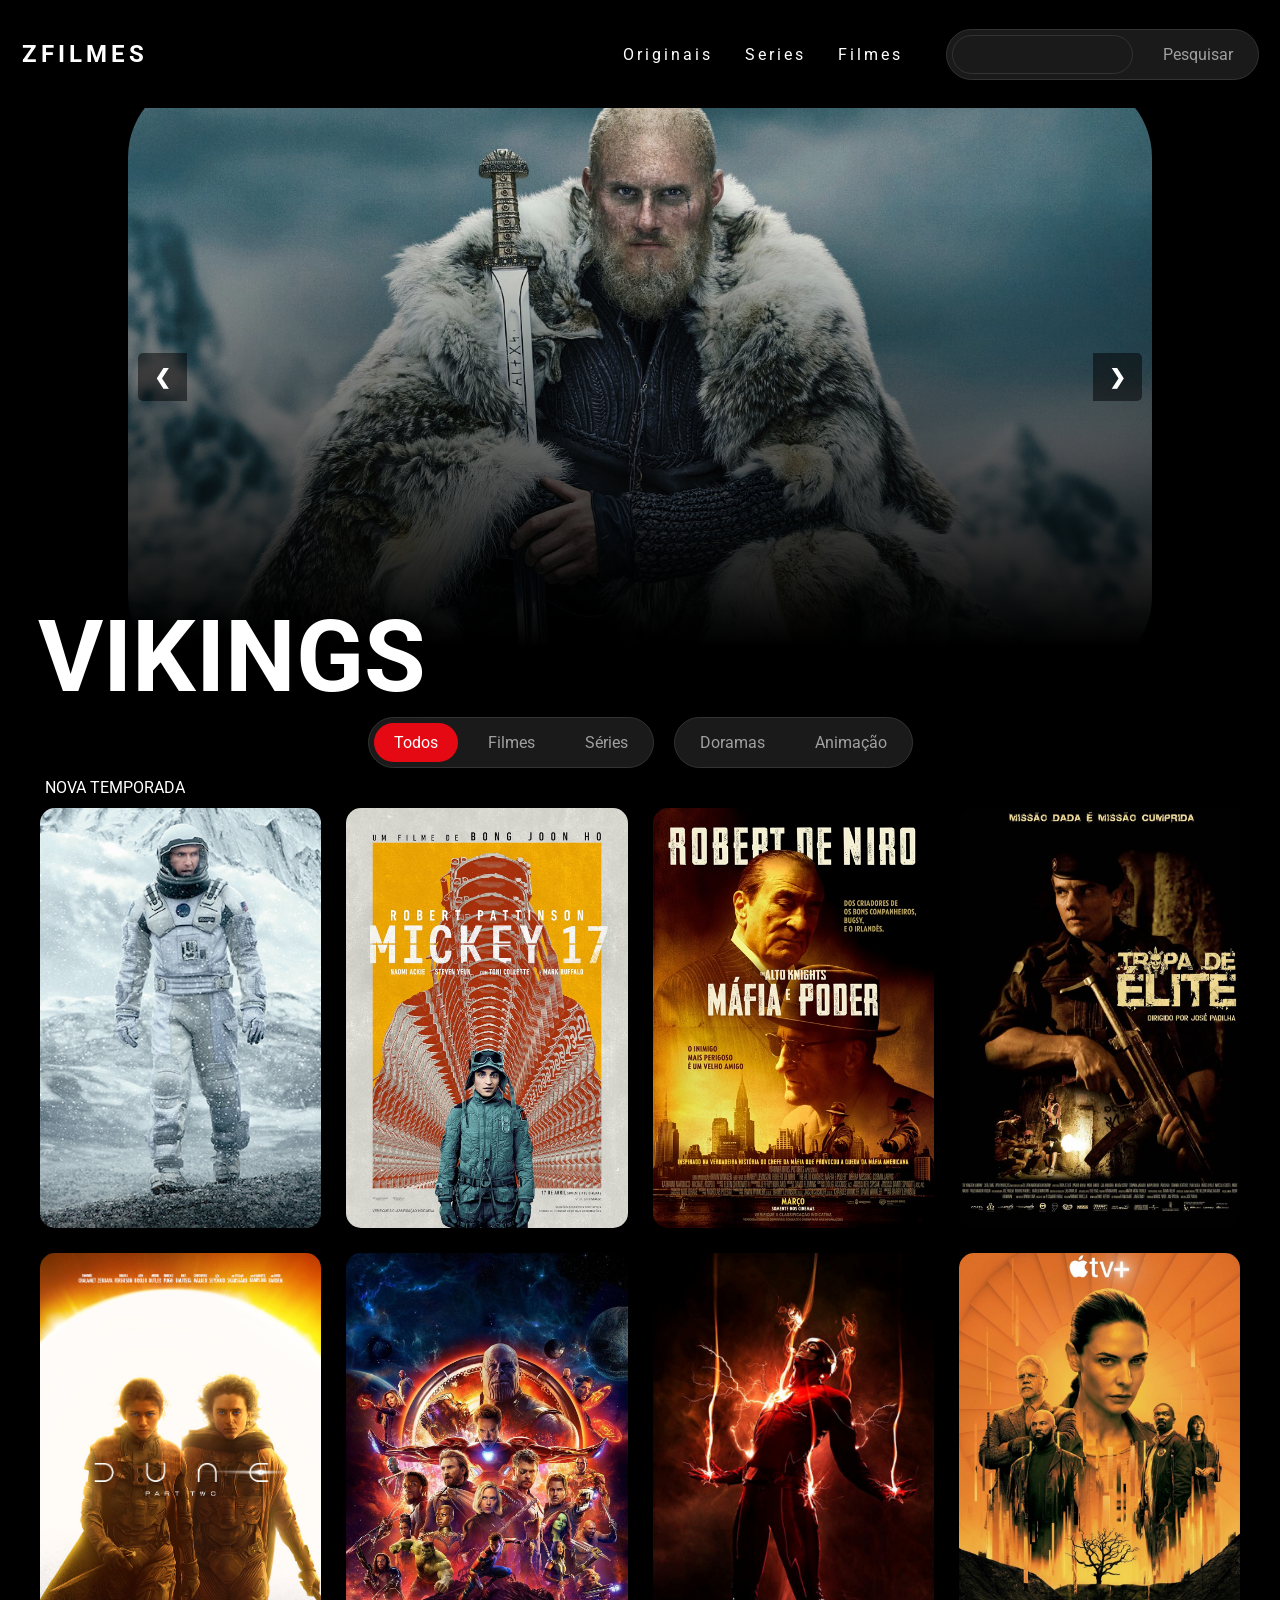
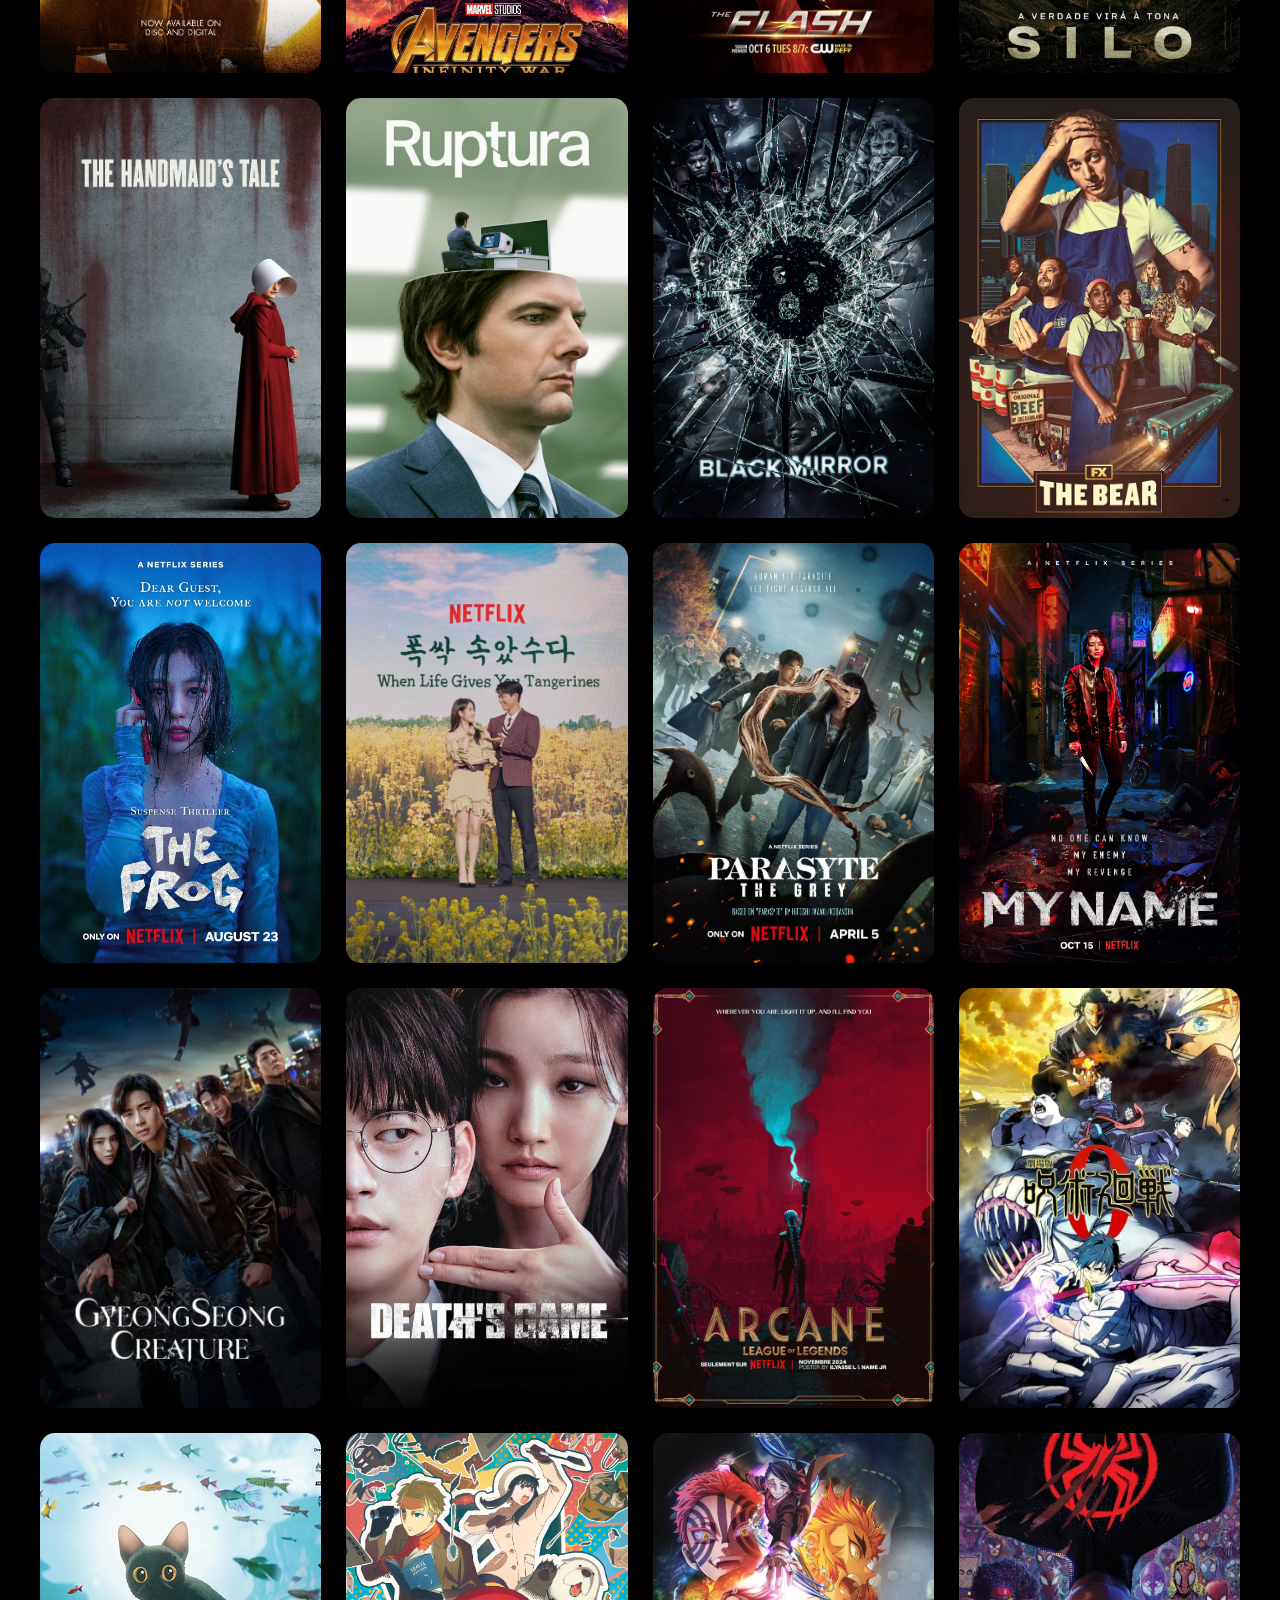
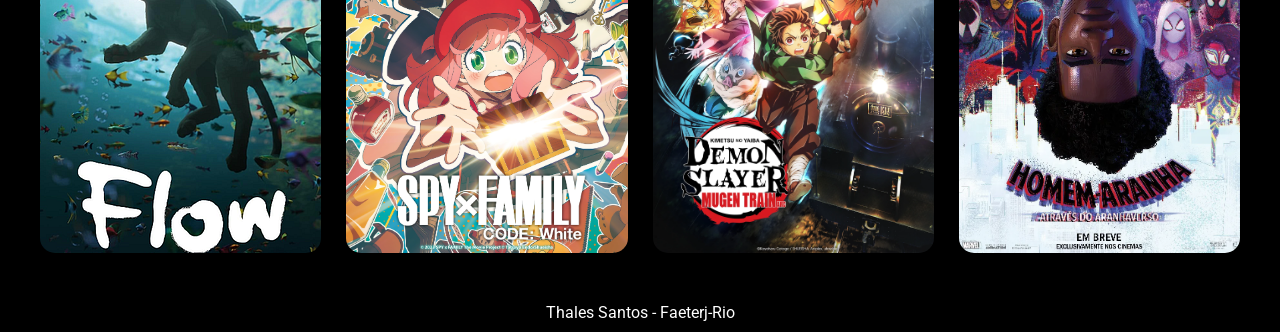
<file: index.html>
<!DOCTYPE html>
<html lang="pt-br">
<head>
    <meta charset="UTF-8">
    <meta name="viewport" content="width=device-width, initial-scale=1.0">
    <link href="https://fonts.googleapis.com/css2?family=Koulen&family=Roboto:wght@400;700&display=swap" rel="stylesheet">
    <title>Thales Z</title>
    <link rel="stylesheet" href="site.css">
    <script src="script.js"></script>
</head>

<body>
    <header>
        <nav> 
            <h1 class="logo"> <a href="index.html"> ZFilmes</a></h1>
            <ul class="lista-navegacao">
                <li><a href="index.html"> Originais</a></li>
                <li><a href="index.html"> Series</a></li>
                <li><a href="index.html"> Filmes</a></li>
            </ul>

            <form  class="grupo-filtro">
                <input style="color: white;" class="grupo-filtro" type="text" id="nome" name="nome">
                <button class="filtro-btn" type="submit">Pesquisar</button>
            </form>
            
    </nav>
    </header>

     

    <figure class="slideshow-container">
        <a href="pagina2.html"><img src="img/vikings.jpg" alt="Capa de filme aleatória 1" data-titulo="Vikings" data-subtitulo="Nova temporada" class="slide-active"></a>
        <a href="pagina2.html"><img id="slide-ruptura" src="img/ruptura.jpg" alt="Pôster da série Ruptura" data-titulo="Ruptura" data-subtitulo="Sua mente é o local do crime"></a>
        <a href="pagina2.html"><img src="img/the-last-of-us.jpg" alt="Capa de filme aleatória 3" data-titulo="The Last of Us" data-subtitulo="A sobrevivência é apenas o começo."></a>
        <a href="pagina2.html"><img src="img/silo.jpg" alt="Capa de filme aleatória 4" data-titulo="Silo" data-subtitulo="Se as mentiras não te matarem, a verdade o fará."></a>
        <a href="pagina2.html"><img src="img/arcane.jpg" alt="Capa de filme aleatória 5" data-titulo="Arcane" data-subtitulo="Toda lenda tem um começo."></a>
        <a href="pagina2.html"><img src="img/batman.jpg" alt="Capa de filme aleatória 6" data-titulo="The Batman" data-subtitulo="Desmascare a verdade."></a>

        

        <button id="prev-btn" class="slide-btn">&#10094;</button>
        <button id="next-btn" class="slide-btn">&#10095;</button>
    </figure>
    <h1 id="slide-titulo" class="titulo">Vikings</h1>
    <p id="slide-subtitulo" class="destaque">nova temporada</p>

    <section class="container-filtros">
        <div class="grupo-filtro">
            <button class="filtro-btn active" data-filtro="todos">Todos</button>
            <button class="filtro-btn" data-filtro="filme">Filmes</button>
            <button class="filtro-btn" data-filtro="serie">Séries</button>
        </div>
        <div class="grupo-filtro">
            <button class="filtro-btn" data-filtro="dorama">Doramas</button>
            <button class="filtro-btn" data-filtro="animacao">Animação</button>
        </div>
    </section>

    <main class="galeria-principal">
        <!--filmes-->
        <a href="pagina2.html" class="item-galeria" data-tipo="filme" data-genero="filme">
            <img src="filmes galeria/filme-1.webp">
        </a>
        <a href="pagina2.html" class="item-galeria" data-tipo="filme" data-genero="filme">
            <img src="filmes galeria/filme-2.jpg">
        </a>
        <a href="pagina2.html" class="item-galeria" data-tipo="filme" data-genero="filme">
            <img src="filmes galeria/filme-3.jpg">
        </a>
        <a href="pagina2.html" class="item-galeria" data-tipo="filme" data-genero="filme">
            <img src="filmes galeria/filme-4.webp">
        </a>
        <a href="pagina2.html" class="item-galeria" data-tipo="filme" data-genero="filme">
            <img src="filmes galeria/filme-5.jpg">
        </a>
        <a href="pagina2.html" class="item-galeria" data-tipo="filme" data-genero="filme">
            <img src="filmes galeria/filme-6.jpg">
        </a>
        <!--series-->
        <a href="pagina2.html" class="item-galeria" data-tipo="serie" data-genero="serie">
            <img src="series galeria/serie-1.jpg">
        </a>
        <a href="pagina2.html" class="item-galeria" data-tipo="serie" data-genero="serie">
            <img src="series galeria/serie-2.jpg">
        </a>
        <a href="pagina2.html" class="item-galeria" data-tipo="serie" data-genero="serie">
            <img src="series galeria/serie-3.jpeg">
        </a>
        <a href="pagina2.html" class="item-galeria" data-tipo="serie" data-genero="serie">
            <img src="series galeria/serie-4.jpg">
        </a>
        <a href="pagina2.html" class="item-galeria" data-tipo="serie" data-genero="serie">
            <img src="series galeria/serie-5.webp">
        </a>
        <a href="pagina2.html" class="item-galeria" data-tipo="serie" data-genero="serie">
            <img src="series galeria/serie-6.webp">
        </a>
        <!--doramas-->
        <a href="pagina2.html" class="item-galeria" data-tipo="dorama" data-genero="dorama">
            <img src="dorama galeria/dorama-1.jpg">
        </a>
        <a href="pagina2.html" class="item-galeria" data-tipo="dorama" data-genero="dorama">
            <img src="dorama galeria/dorama-2.webp">
        </a>
        <a href="pagina2.html" class="item-galeria" data-tipo="dorama" data-genero="dorama">
            <img src="dorama galeria/dorama-3.jpg">
        </a>
        <a href="pagina2.html" class="item-galeria" data-tipo="dorama" data-genero="dorama">
            <img src="dorama galeria/dorama-4.webp">
        </a>
        <a href="pagina2.html" class="item-galeria" data-tipo="dorama" data-genero="dorama">
            <img src="dorama galeria/dorama-5.webp">
        </a>
        <a href="pagina2.html" class="item-galeria" data-tipo="dorama" data-genero="dorama">
            <img src="dorama galeria/dorama-6.jpg">
        </a>
        <!-- filmes de animação-->
        <a href="pagina2.html" class="item-galeria" data-tipo="animacao" data-genero="animacao">
            <img src="animacao/anime-0.png">
        </a>
        <a href="pagina2.html" class="item-galeria" data-tipo="animacao" data-genero="animacao">
            <img src="animacao/anime-2.webp">
        </a>
        <a href="pagina2.html" class="item-galeria" data-tipo="animacao" data-genero="animacao">
            <img src="animacao/anime-3.jpg">
        </a>
        <a href="pagina2.html" class="item-galeria" data-tipo="animacao" data-genero="animacao">
            <img src="animacao/anime-4.jpg">
        </a>
        <a href="pagina2.html" class="item-galeria" data-tipo="animacao" data-genero="animacao">
            <img src="animacao/anime-5.jpg">
        </a>
        <a href="pagina2.html" class="item-galeria" data-tipo="animacao" data-genero="animacao">
            <img src="animacao/anime-1.jpg">
        </a>
        </main>

     <footer style="background-color: #000000; padding: 10px; margin-top: 20px;">
        Thales Santos - Faeterj-Rio
    </footer>
</body>
</html>
</file>
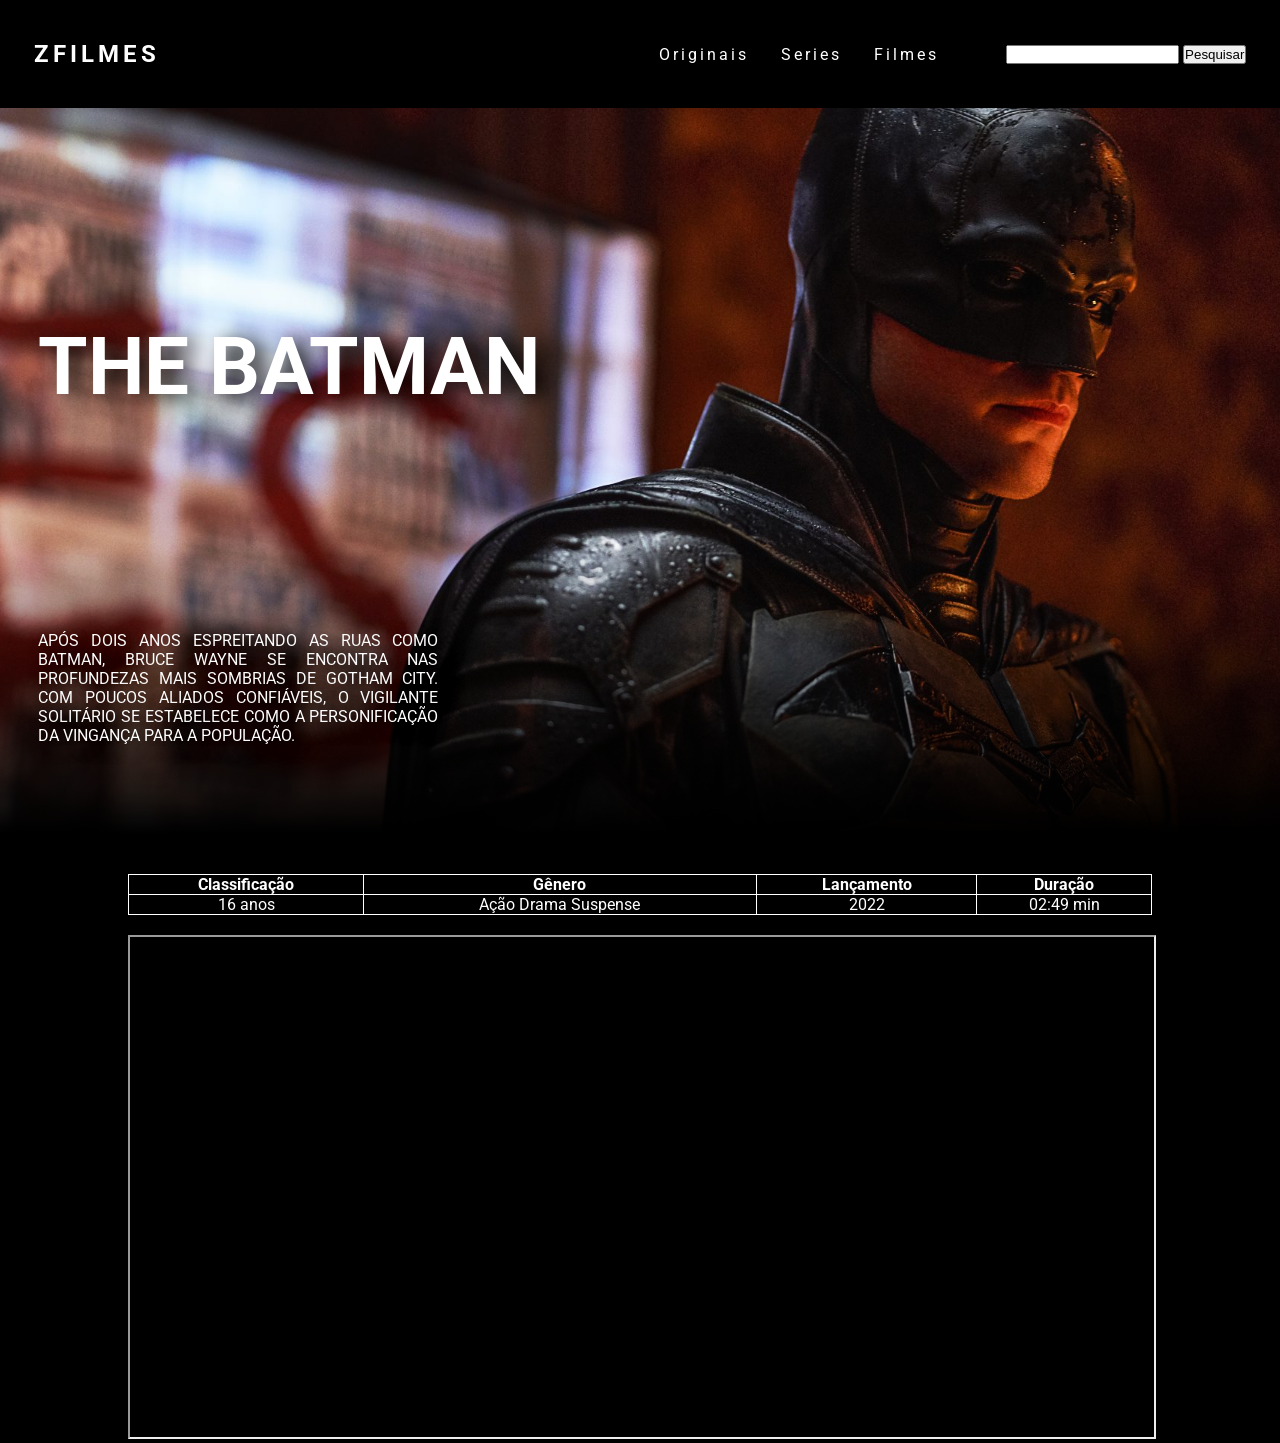
<file: pagina2.html>
<!DOCTYPE html>
<html lang="pt-br">
<head>
    <meta charset="UTF-8">
    <meta name="viewport" content="width=device-width, initial-scale=1.0">
    <link href="https://fonts.googleapis.com/css2?family=Koulen&family=Roboto:wght@400;700&display=swap" rel="stylesheet">
    <title>Thales Z</title>
    <link rel="stylesheet" href="site.css">
    <script src="script.js"></script>
</head>
<body>
    <header>
        <nav> 
            <h1 class="logo"> <a href="index.html"> ZFilmes</a></h1>
            <ul class="lista-navegacao">
                <li><a href="index.html"> Originais</a></li>
                <li><a href="index.html"> Series</a></li>
                <li><a href="index.html"> Filmes</a></li>
            </ul>

            <form>
                <input type="text" id="nome" name="nome">
                <button type="submit">Pesquisar</button>
            </form>
        </nav>
    </header>
    <section class="exibicao">
    <figure class="hero-banner">
        <img class="banner" src="pagina2/batman.jpg" alt="The Batman">
    </figure>
    <h1 style="top: 30%; font-size: 80px;" class="titulo">The Batman </h1>
    <p class="sinopse">Após dois anos espreitando as ruas como Batman, Bruce Wayne se encontra nas profundezas 
        mais sombrias de Gotham City. Com poucos aliados confiáveis, o vigilante solitário se 
        estabelece como a personificação da vingança para a população.</p>
    </section>
    <table border= "1" class="tabela">
    <tr>
            <th>Classificação</th>
            <th>Gênero</th>
            <th>Lançamento</th>
            <th>Duração</th>
        </tr>
        <tr>
            <td>16 anos</td>
            <td>Ação Drama Suspense</td>
            <td>2022</td>
            <td>02:49 min</td>
        </tr>
        
    </table>

    <iframe class="video" src="https://www.youtube.com/embed/HJv4LQxbVEA?si=cJ2pWuiiYRxwc-MQ"></iframe>
            
</body>
</html>
</file>
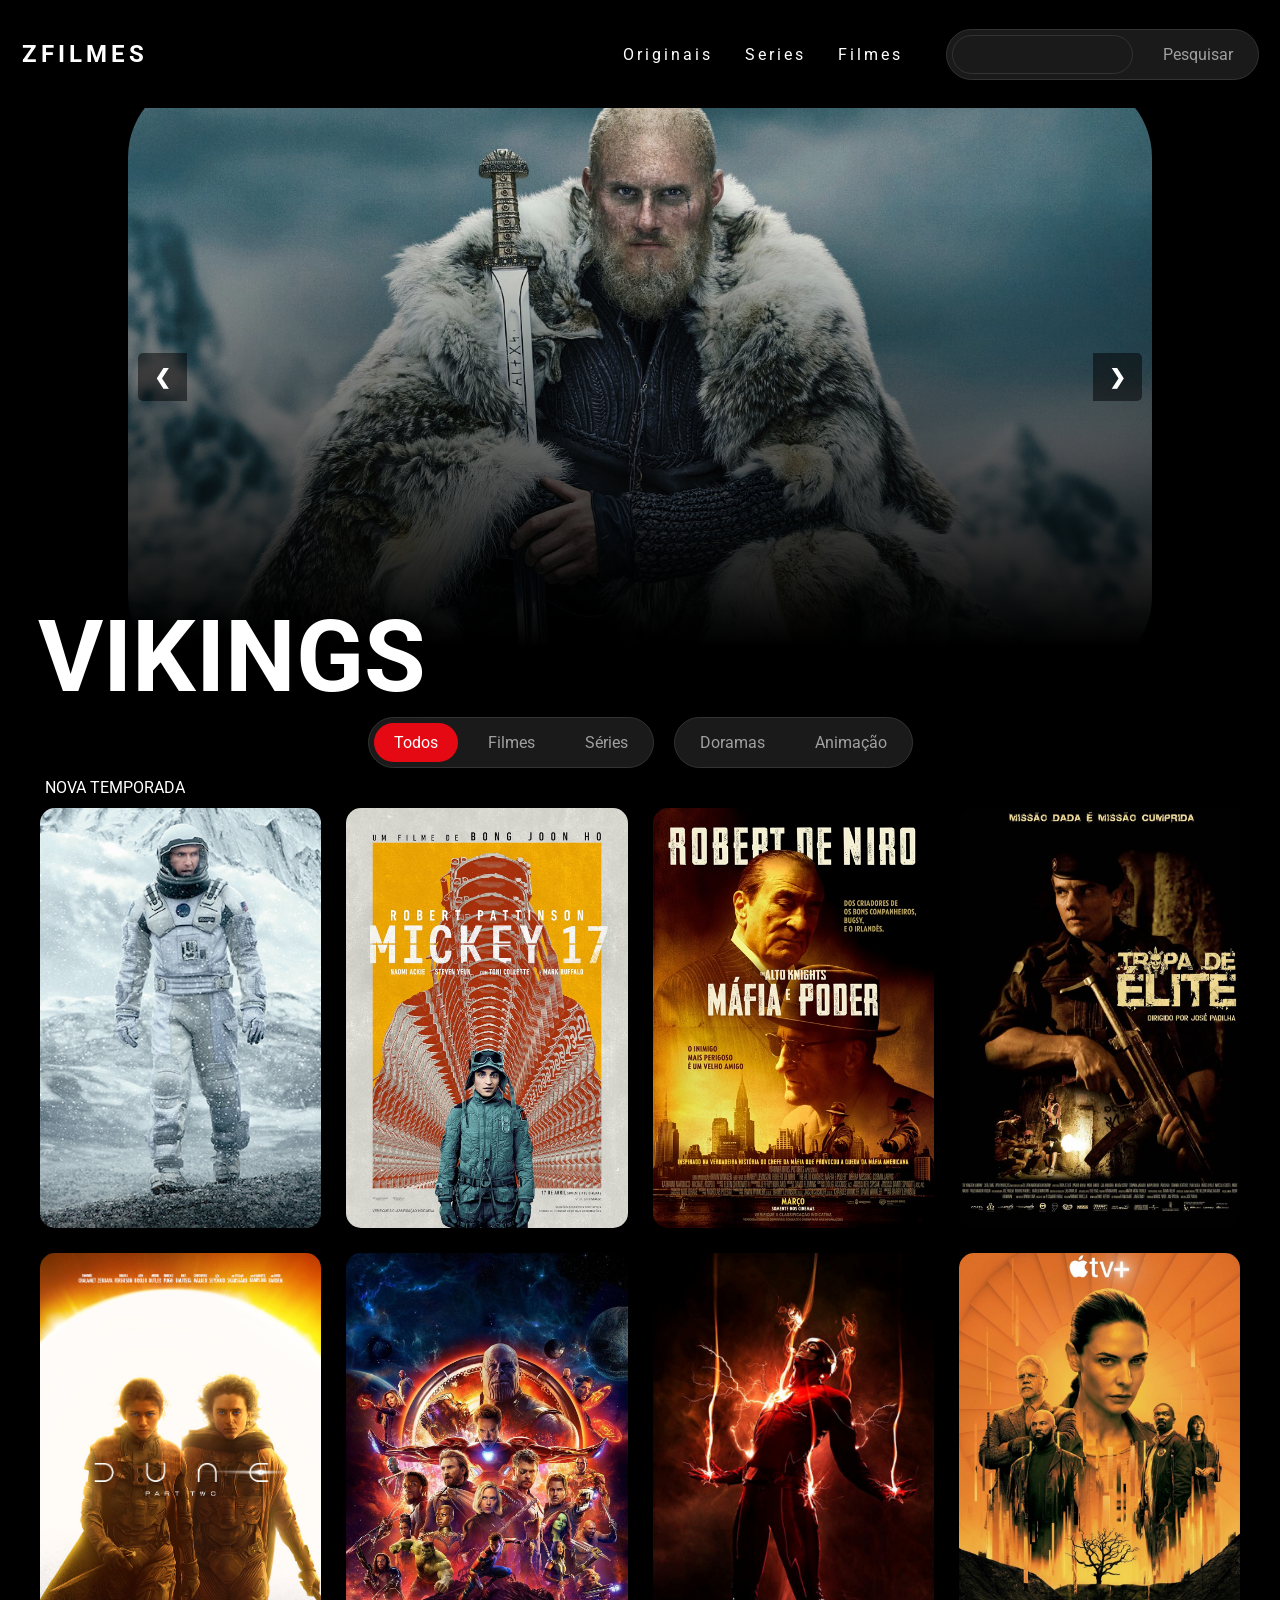
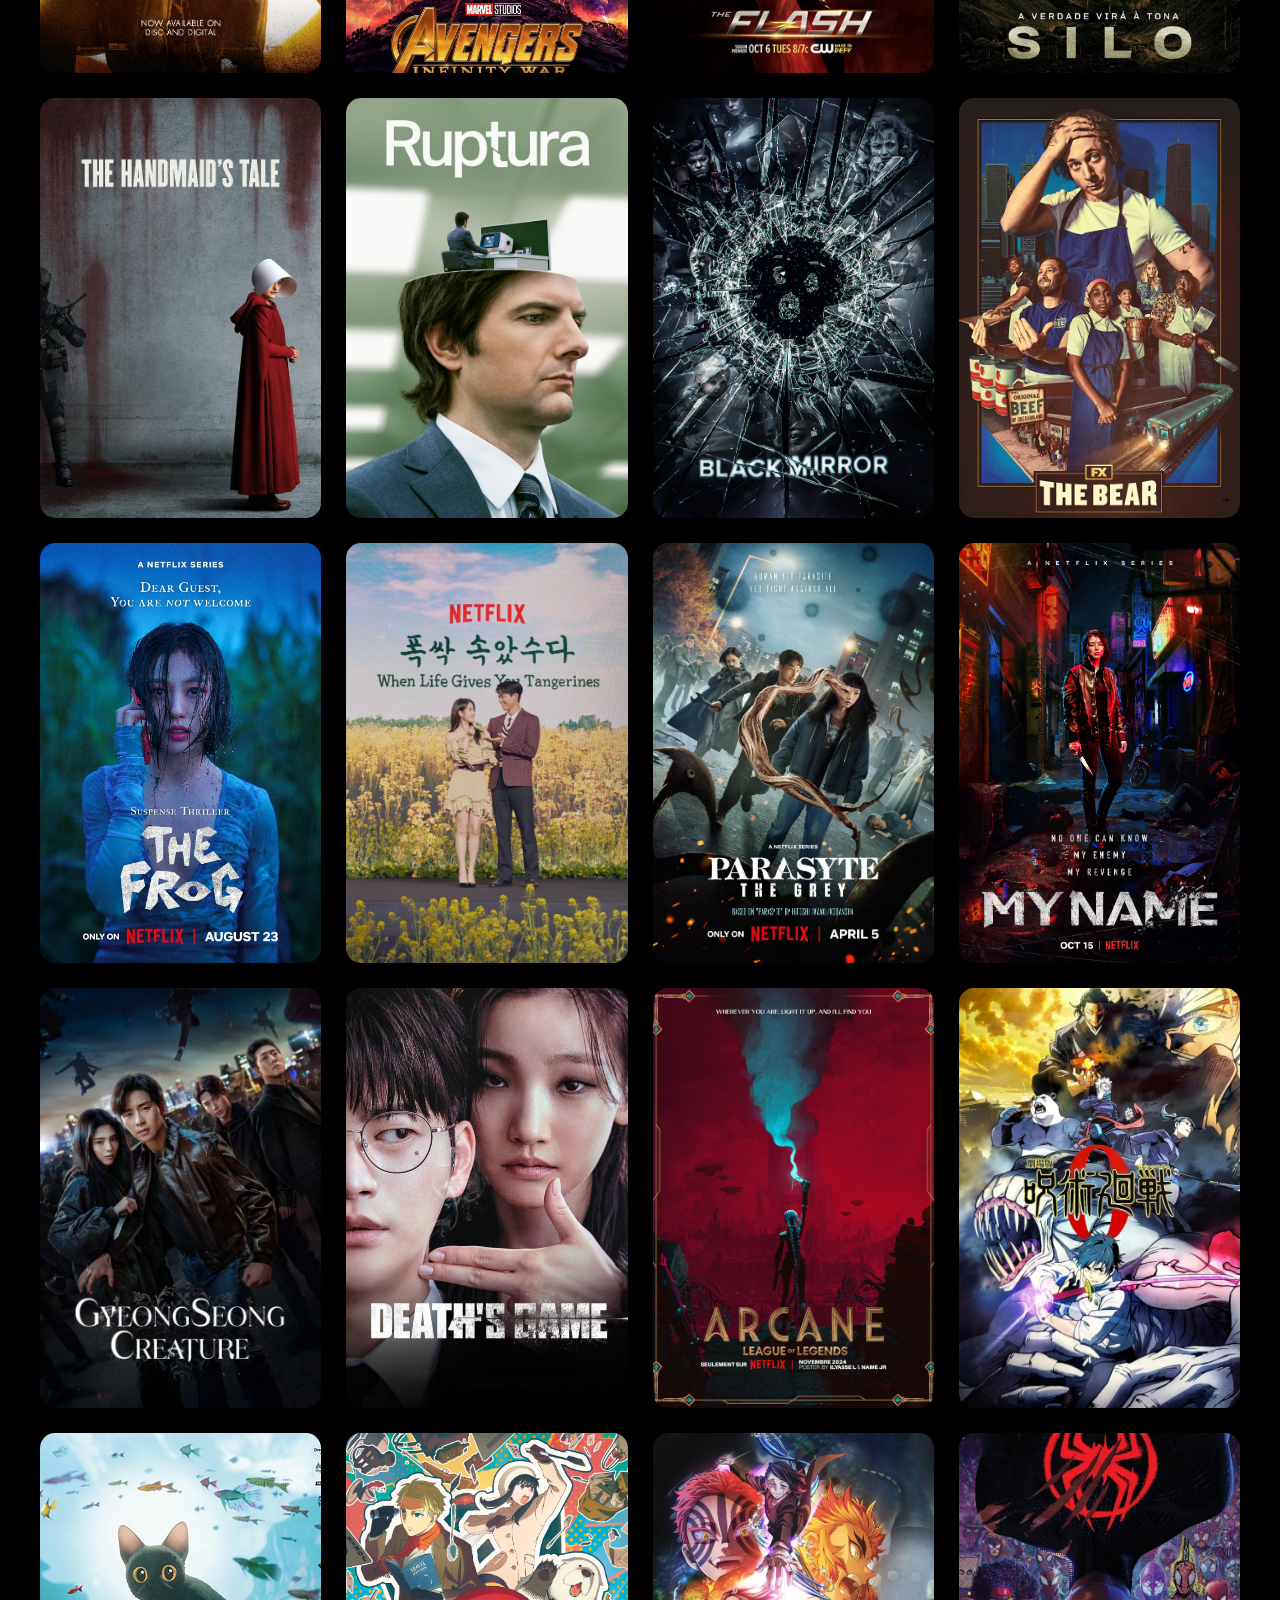
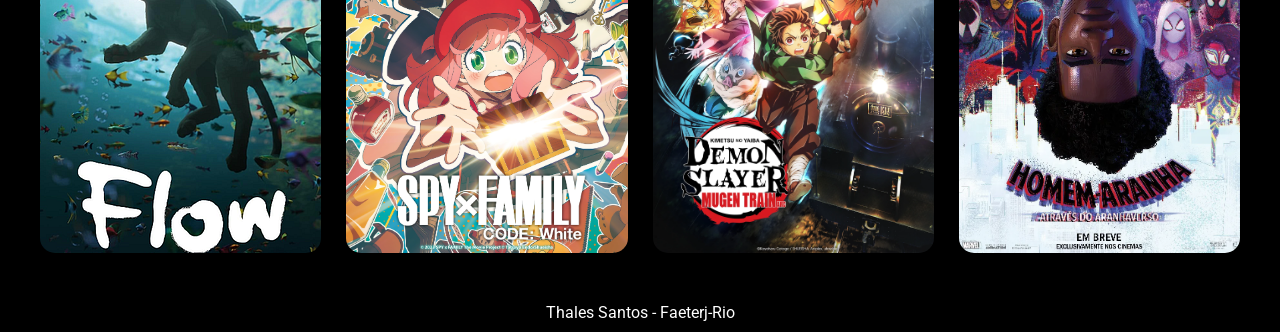
<file: paginaInicial.html>
<!DOCTYPE html>
<html lang="pt-br">
<head>
    <meta charset="UTF-8">
    <meta name="viewport" content="width=device-width, initial-scale=1.0">
    <link href="https://fonts.googleapis.com/css2?family=Koulen&family=Roboto:wght@400;700&display=swap" rel="stylesheet">
    <title>Thales Z</title>
    <link rel="stylesheet" href="site.css">
    <script src="script.js"></script>
</head>

<body>
    <header>
        <nav> 
            <h1 class="logo"> <a href="paginaInicial.html"> ZFilmes</a></h1>
            <ul class="lista-navegacao">
                <li><a href="paginaInicial.html"> Originais</a></li>
                <li><a href="paginaInicial.html"> Series</a></li>
                <li><a href="paginaInicial.html"> Filmes</a></li>
            </ul>

            <form  class="grupo-filtro">
                <input style="color: white;" class="grupo-filtro" type="text" id="nome" name="nome">
                <button class="filtro-btn" type="submit">Pesquisar</button>
            </form>
            
    </nav>
    </header>

     

    <figure class="slideshow-container">
        <a href="pagina2.html"><img src="img/vikings.jpg" alt="Capa de filme aleatória 1" data-titulo="Vikings" data-subtitulo="Nova temporada" class="slide-active"></a>
        <a href="pagina2.html"><img id="slide-ruptura" src="img/ruptura.jpg" alt="Pôster da série Ruptura" data-titulo="Ruptura" data-subtitulo="Sua mente é o local do crime"></a>
        <a href="pagina2.html"><img src="img/the-last-of-us.jpg" alt="Capa de filme aleatória 3" data-titulo="The Last of Us" data-subtitulo="A sobrevivência é apenas o começo."></a>
        <a href="pagina2.html"><img src="img/silo.jpg" alt="Capa de filme aleatória 4" data-titulo="Silo" data-subtitulo="Se as mentiras não te matarem, a verdade o fará."></a>
        <a href="pagina2.html"><img src="img/arcane.jpg" alt="Capa de filme aleatória 5" data-titulo="Arcane" data-subtitulo="Toda lenda tem um começo."></a>
        <a href="pagina2.html"><img src="img/batman.jpg" alt="Capa de filme aleatória 6" data-titulo="The Batman" data-subtitulo="Desmascare a verdade."></a>

        

        <button id="prev-btn" class="slide-btn">&#10094;</button>
        <button id="next-btn" class="slide-btn">&#10095;</button>
    </figure>
    <h1 id="slide-titulo" class="titulo">Vikings</h1>
    <p id="slide-subtitulo" class="destaque">nova temporada</p>

    <section class="container-filtros">
        <div class="grupo-filtro">
            <button class="filtro-btn active" data-filtro="todos">Todos</button>
            <button class="filtro-btn" data-filtro="filme">Filmes</button>
            <button class="filtro-btn" data-filtro="serie">Séries</button>
        </div>
        <div class="grupo-filtro">
            <button class="filtro-btn" data-filtro="dorama">Doramas</button>
            <button class="filtro-btn" data-filtro="animacao">Animação</button>
        </div>
    </section>

    <main class="galeria-principal">
        <!--filmes-->
        <a href="pagina2.html" class="item-galeria" data-tipo="filme" data-genero="filme">
            <img src="filmes galeria/filme-1.webp">
        </a>
        <a href="pagina2.html" class="item-galeria" data-tipo="filme" data-genero="filme">
            <img src="filmes galeria/filme-2.jpg">
        </a>
        <a href="pagina2.html" class="item-galeria" data-tipo="filme" data-genero="filme">
            <img src="filmes galeria/filme-3.jpg">
        </a>
        <a href="pagina2.html" class="item-galeria" data-tipo="filme" data-genero="filme">
            <img src="filmes galeria/filme-4.webp">
        </a>
        <a href="pagina2.html" class="item-galeria" data-tipo="filme" data-genero="filme">
            <img src="filmes galeria/filme-5.jpg">
        </a>
        <a href="pagina2.html" class="item-galeria" data-tipo="filme" data-genero="filme">
            <img src="filmes galeria/filme-6.jpg">
        </a>
        <!--series-->
        <a href="pagina2.html" class="item-galeria" data-tipo="serie" data-genero="serie">
            <img src="series galeria/serie-1.jpg">
        </a>
        <a href="pagina2.html" class="item-galeria" data-tipo="serie" data-genero="serie">
            <img src="series galeria/serie-2.jpg">
        </a>
        <a href="pagina2.html" class="item-galeria" data-tipo="serie" data-genero="serie">
            <img src="series galeria/serie-3.jpeg">
        </a>
        <a href="pagina2.html" class="item-galeria" data-tipo="serie" data-genero="serie">
            <img src="series galeria/serie-4.jpg">
        </a>
        <a href="pagina2.html" class="item-galeria" data-tipo="serie" data-genero="serie">
            <img src="series galeria/serie-5.webp">
        </a>
        <a href="pagina2.html" class="item-galeria" data-tipo="serie" data-genero="serie">
            <img src="series galeria/serie-6.webp">
        </a>
        <!--doramas-->
        <a href="pagina2.html" class="item-galeria" data-tipo="dorama" data-genero="dorama">
            <img src="dorama galeria/dorama-1.jpg">
        </a>
        <a href="pagina2.html" class="item-galeria" data-tipo="dorama" data-genero="dorama">
            <img src="dorama galeria/dorama-2.webp">
        </a>
        <a href="pagina2.html" class="item-galeria" data-tipo="dorama" data-genero="dorama">
            <img src="dorama galeria/dorama-3.jpg">
        </a>
        <a href="pagina2.html" class="item-galeria" data-tipo="dorama" data-genero="dorama">
            <img src="dorama galeria/dorama-4.webp">
        </a>
        <a href="pagina2.html" class="item-galeria" data-tipo="dorama" data-genero="dorama">
            <img src="dorama galeria/dorama-5.webp">
        </a>
        <a href="pagina2.html" class="item-galeria" data-tipo="dorama" data-genero="dorama">
            <img src="dorama galeria/dorama-6.jpg">
        </a>
        <!-- filmes de animação-->
        <a href="pagina2.html" class="item-galeria" data-tipo="animacao" data-genero="animacao">
            <img src="animacao/anime-0.png">
        </a>
        <a href="pagina2.html" class="item-galeria" data-tipo="animacao" data-genero="animacao">
            <img src="animacao/anime-2.webp">
        </a>
        <a href="pagina2.html" class="item-galeria" data-tipo="animacao" data-genero="animacao">
            <img src="animacao/anime-3.jpg">
        </a>
        <a href="pagina2.html" class="item-galeria" data-tipo="animacao" data-genero="animacao">
            <img src="animacao/anime-4.jpg">
        </a>
        <a href="pagina2.html" class="item-galeria" data-tipo="animacao" data-genero="animacao">
            <img src="animacao/anime-5.jpg">
        </a>
        <a href="pagina2.html" class="item-galeria" data-tipo="animacao" data-genero="animacao">
            <img src="animacao/anime-1.jpg">
        </a>
        </main>

     <footer style="background-color: #000000; padding: 10px; margin-top: 20px;">
        Thales Santos - Faeterj-Rio
    </footer>
</body>
</html>
</file>
<file: site.css>
*   {
    margin: 0;
    padding: 0;
}

body    {
    background-color: black;
    font-family: 'roboto', system-ui, -apple-system, BlinkMacSystemFont, 'Segoe UI', Roboto, Oxygen, Ubuntu, Cantarell, 'Open Sans', 'Helvetica Neue', sans-serif;
    color: white;
    padding-top: 5%;    

}
nav {
    background-color: #000000; 
    height: 12vh; 
    width: 100%;
    display: flex; 
    align-items: center; 
    position:fixed; 
    justify-content: space-around;
    top: 0;
    z-index: 100;
    
}

a   {
    color: white;
    text-decoration: none;
    transition: .3s;
}
a:hover {
    opacity: 0.7;
}

.logo   {
    font-size: 24px;
    text-transform: uppercase;
    letter-spacing: 4px;
    text-align:justify;
    margin-right: 400px;


}
.lista-navegacao  {
    list-style: none;
    display: flex;

    

}
.lista-navegacao  li  {
    letter-spacing: 3px;
    margin-left: 32px;
    text-align: right;
    float: left;


}






.slideshow-container {
    width: 80%;
    max-width: 90vw;
    height: 600px;
    position:relative; 
    overflow: hidden; 
    border-radius: 80px;
    margin-left: 10%;
    margin-top: 1%;
    
   
}


.slideshow-container img {
    -webkit-mask-image: linear-gradient(to top, transparent 5%, black 80%);
    mask-image: linear-gradient(to top, transparent 5%, black 80%);
    -webkit-mask-size: 0%; 
    mask-size: 100%;
    width: 100%;
    height: 100%;
    object-fit: cover; 
    position: absolute;
    top: 0;
    left: 0;
    opacity: 0; 
    transition: opacity 2s ease-in-out;
}

#slide-ruptura {
    object-position: center 5%;
    
}

/* * Classe que o JavaScript adicionará para tornar a imagem ativa (visível).
*/
.slideshow-container img.slide-active{
    opacity: 1; 
}


.slide-btn {
    position: absolute;
    top: 50%; 
    transform: translateY(-50%);
    background-color: rgba(0, 0, 0, 0.5);
    color: white;
    border: none;
    cursor: pointer;
    padding: 12px 16px;
    font-size: 20px;
    font-weight: bold;
    user-select: none; 
    transition: background-color 0.3s;
}

.slide-btn:hover {
    background-color: rgba(0, 0, 0, 0.8);
}


#prev-btn {
    left: 10px;
    border-radius: 5px 0 0 5px;
}

#next-btn {
    right: 10px;
    border-radius: 0 5px 5px 0;
}

.titulo{
    text-transform: uppercase;
    text-align: left;
    position:absolute;
    margin-right: 0%;
    font-size: 100px;
    text-shadow: 10px 4px 20px black;
    overflow: visible;
    z-index: 2;
    top: 65%;
    left:3%;
    margin-top: 1%;
    
    
}

.destaque{
    
    align-items: center;
    text-transform: uppercase;
    width:max-content;
    z-index: 2;
    left: 3.5%;
    top:85%;
    position: absolute;
    margin-top: 1%;
}

.container-filtros {
    display: flex;
    justify-content: center;
    gap: 20px;
    padding: 40px 20px 20px 20px;
    flex-wrap: wrap;
}

.grupo-filtro {
    display: flex;
    gap: 10px;
    border: 1px solid #333;
    border-radius: 50px;
    padding: 5px;
    background-color: #1a1a1a;
}

.filtro-btn {
    background-color: transparent;
    color: #a0a0a0;
    border: none;
    padding: 10px 20px;
    cursor: pointer;
    font-size: 1rem;
    font-family: 'Roboto', sans-serif;
    border-radius: 30px;
    transition: all 0.3s ease;
}


.filtro-btn.active,
.filtro-btn:hover {
    background-color: #e50914; 
    color: white;
}
.galeria-grid {
    width: 300px;
    height: 450px;
    border-radius: 15px;
    display: flex;
    margin-left: 20px;
    object-fit:cover
 

}
/* Galeria principal*/
.galeria-principal {
    display: grid;
    grid-template-columns: repeat(auto-fill, minmax(280px, 1fr)); 
    gap: 25px;
    padding: 20px 40px;
}

.item-galeria {
    width: 100%;
    height: 420px; 
    border-radius: 15px;
    overflow: hidden; 
    
    display: block; 
}

.item-galeria img {
    width: 100%;
    height: 100%;
    object-fit: cover; 
}

#slide-titulo, #slide-subtitulo {
    transition: opacity 0.7s ease-in-out;
}

/* Efeito de zoom ao passar o mouse */
.item-galeria:hover {
    transform: scale(1.05); 
}

/* Classe para esconder itens filtrados */
.item-galeria.hide {
    display: none; 
}
.titulo-galeria {
    font-size: 30px;
    padding: 20px;
    margin-left: 9vh;
}

.exibicao {
    position: relative; 
    height: 90vh; 
    display: flex;
    align-items: center; 
    padding: 0 40px;
    color: white;
}

.hero-banner {
    margin: 0;
    position: absolute;
    top: 0;
    left: 0;
    width: 100%;
    height: 100%;
    z-index: -1; 
}
.banner {
    width: 100%;
    height: 100%;
    object-fit: cover; 
    -webkit-mask-image: linear-gradient(to top, transparent 5%, black 40%);
    mask-image: linear-gradient(to top, transparent 5%, black 40%);
}
.sinopse{
    text-transform: uppercase;
    text-align: justify;
    z-index: 2;
    left: 3%;
    top:70%;
    position: absolute;
    width: 400px;
    text-shadow: 10px 4px 20px black;
    overflow: visible;
}
.tabela{
    border: white;
    border-collapse: collapse;
    width: 80%;
    text-align: center;
    margin-left: 10%;
}
.video {
    width: 80%;
    height: 500px;
    align-items: center;
    margin-top: 20px;
    margin-left: 10%;
}

footer{
    text-align: center;
    padding: 30px
}
</file>
